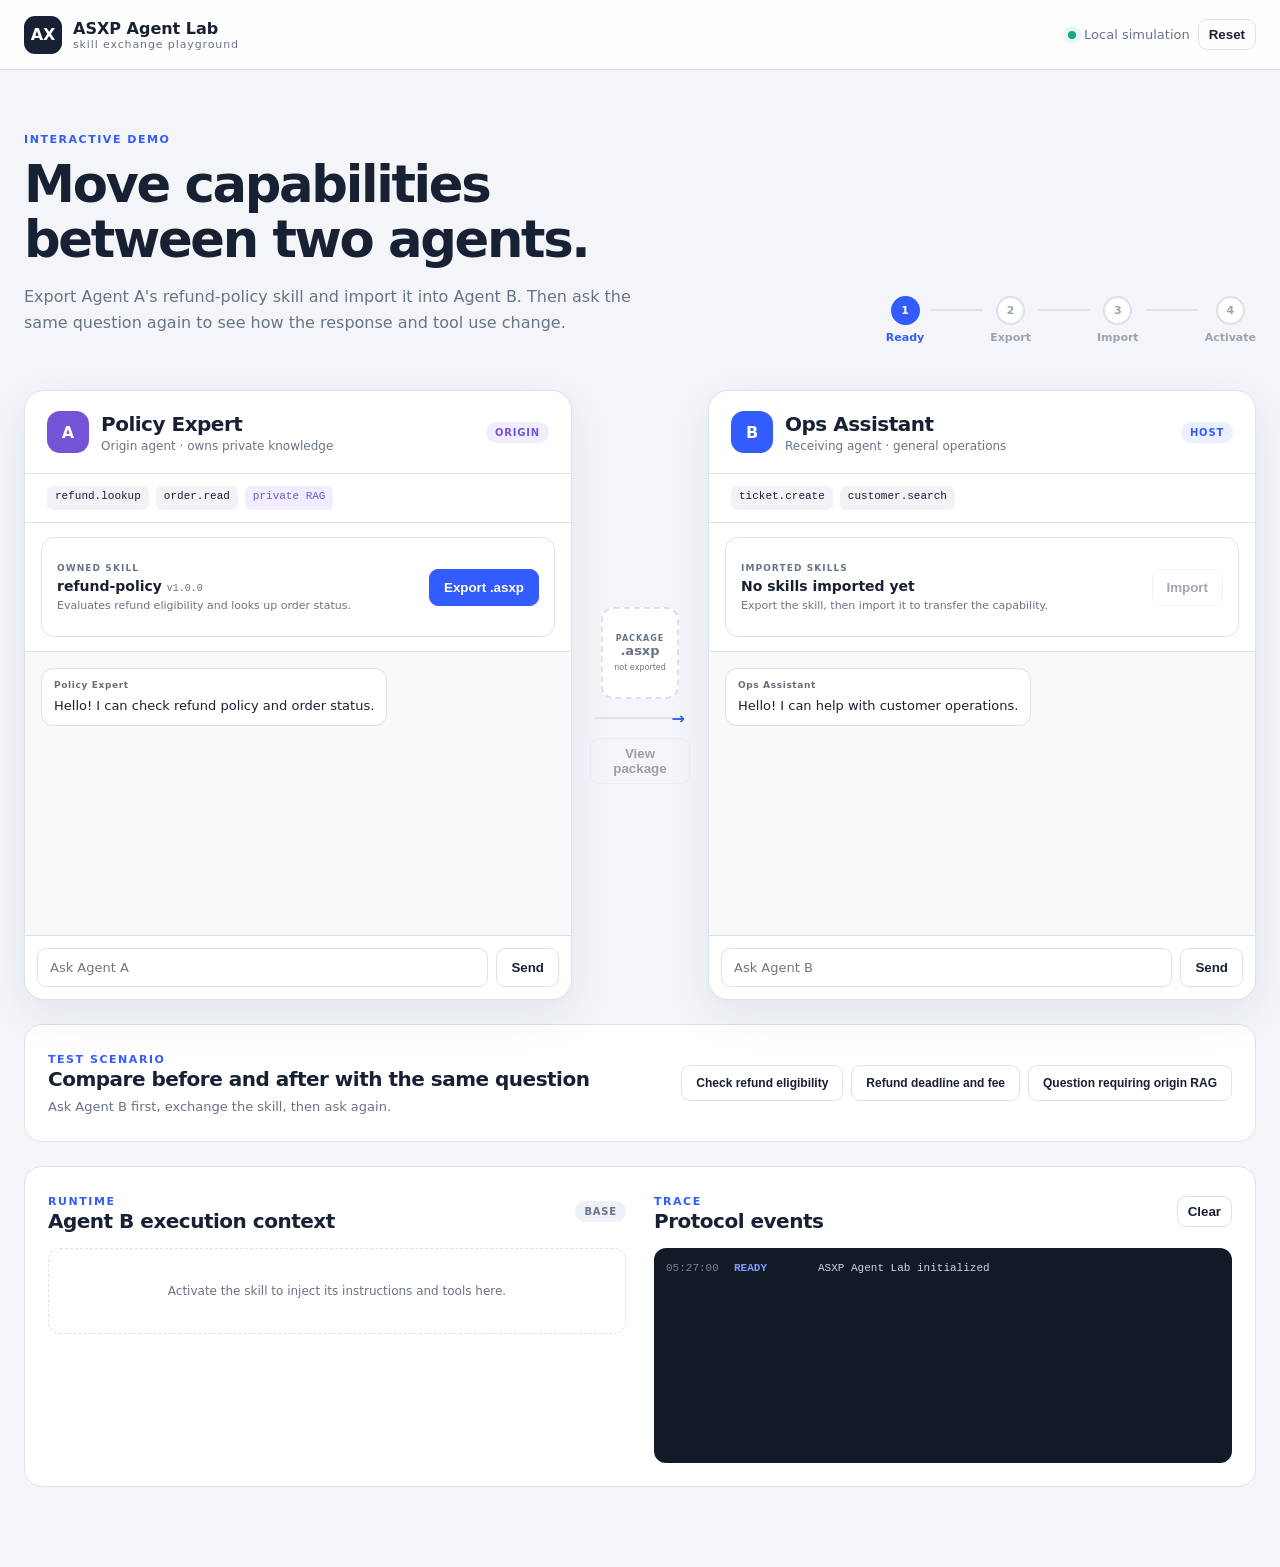
<file: demo/index.html>
<!doctype html>
<html lang="en">
<head>
  <meta charset="utf-8"><meta name="viewport" content="width=device-width,initial-scale=1">
  <title>ASXP Agent Lab</title><link rel="stylesheet" href="styles.css">
</head>
<body>
  <header class="topbar">
    <div class="brand"><span class="logo">AX</span><div><strong>ASXP Agent Lab</strong><small>skill exchange playground</small></div></div>
    <div class="status"><span class="dot"></span> Local simulation <button id="resetBtn" class="ghost">Reset</button></div>
  </header>
  <main>
    <section class="intro">
      <div><span class="eyebrow">INTERACTIVE DEMO</span><h1>Move capabilities<br>between two agents.</h1><p>Export Agent A's refund-policy skill and import it into Agent B. Then ask the same question again to see how the response and tool use change.</p></div>
      <div class="progress" aria-label="ASXP exchange stages">
        <div class="stage active" data-stage="0"><b>1</b><span>Ready</span></div><i></i><div class="stage" data-stage="1"><b>2</b><span>Export</span></div><i></i><div class="stage" data-stage="2"><b>3</b><span>Import</span></div><i></i><div class="stage" data-stage="3"><b>4</b><span>Activate</span></div>
      </div>
    </section>

    <section class="workspace">
      <article class="agent" id="agentA">
        <header><div class="avatar a">A</div><div><h2>Policy Expert</h2><p>Origin agent · owns private knowledge</p></div><span class="badge owner">ORIGIN</span></header>
        <div class="capabilities"><span>refund.lookup</span><span>order.read</span><span class="private">private RAG</span></div>
        <div class="skill-card"><div><small>OWNED SKILL</small><strong>refund-policy <em>v1.0.0</em></strong><p>Evaluates refund eligibility and looks up order status.</p></div><button id="exportBtn" class="primary">Export .asxp</button></div>
        <div class="chat" id="chatA"><div class="message agent-msg"><span>Policy Expert</span>Hello! I can check refund policy and order status.</div></div>
        <form class="composer" data-agent="A"><input aria-label="Message Agent A" placeholder="Ask Agent A"><button>Send</button></form>
      </article>

      <div class="exchange">
        <div class="packet" id="packet"><span>PACKAGE</span><b>.asxp</b><small id="packetState">not exported</small></div>
        <div class="exchange-line"><i></i><b>→</b></div>
        <button id="inspectBtn" class="ghost" disabled>View package</button>
      </div>

      <article class="agent" id="agentB">
        <header><div class="avatar b">B</div><div><h2>Ops Assistant</h2><p>Receiving agent · general operations</p></div><span class="badge receiver">HOST</span></header>
        <div class="capabilities" id="capsB"><span>ticket.create</span><span>customer.search</span></div>
        <div class="dropzone" id="dropzone"><div><small>IMPORTED SKILLS</small><strong id="skillStatus">No skills imported yet</strong><p id="skillDetail">Export the skill, then import it to transfer the capability.</p></div><button id="importBtn" disabled>Import</button><button id="activateBtn" class="primary hidden">Activate</button><button id="syncBtn" class="hidden">Re-sync</button></div>
        <div class="chat" id="chatB"><div class="message agent-msg"><span>Ops Assistant</span>Hello! I can help with customer operations.</div></div>
        <form class="composer" data-agent="B"><input aria-label="Message Agent B" placeholder="Ask Agent B"><button>Send</button></form>
      </article>
    </section>

    <section class="testbench">
      <div><span class="eyebrow">TEST SCENARIO</span><h2>Compare before and after with the same question</h2><p>Ask Agent B first, exchange the skill, then ask again.</p></div>
      <div class="prompts"><button data-prompt="I received order ORD-2048 yesterday and opened the package. Can I get a refund?">Check refund eligibility</button><button data-prompt="What are the refund deadline and fee for ORD-2048?">Refund deadline and fee</button><button data-prompt="Check the exceptions in Section 12 of the original policy">Question requiring origin RAG</button></div>
    </section>

    <section class="observability">
      <div class="panel"><header><div><span class="eyebrow">RUNTIME</span><h2>Agent B execution context</h2></div><span id="runtimeBadge" class="badge">BASE</span></header><div id="runtime"><div class="empty">Activate the skill to inject its instructions and tools here.</div></div></div>
      <div class="panel"><header><div><span class="eyebrow">TRACE</span><h2>Protocol events</h2></div><button id="clearLog" class="ghost">Clear</button></header><div class="logs" id="logs"></div></div>
    </section>
  </main>

  <dialog id="skillDialog"><header><div><span class="eyebrow">PORTABLE PACKAGE</span><h2>SKILL.md + asxp.json</h2></div><button id="closeDialog" class="icon">×</button></header><pre id="skillText"></pre><footer><button id="copyBtn">Copy contents</button><button id="downloadBtn" class="primary">Download preview</button></footer></dialog>
  <div id="toast" role="status"></div>
  <script src="app.js"></script>
</body>
</html>
</file>
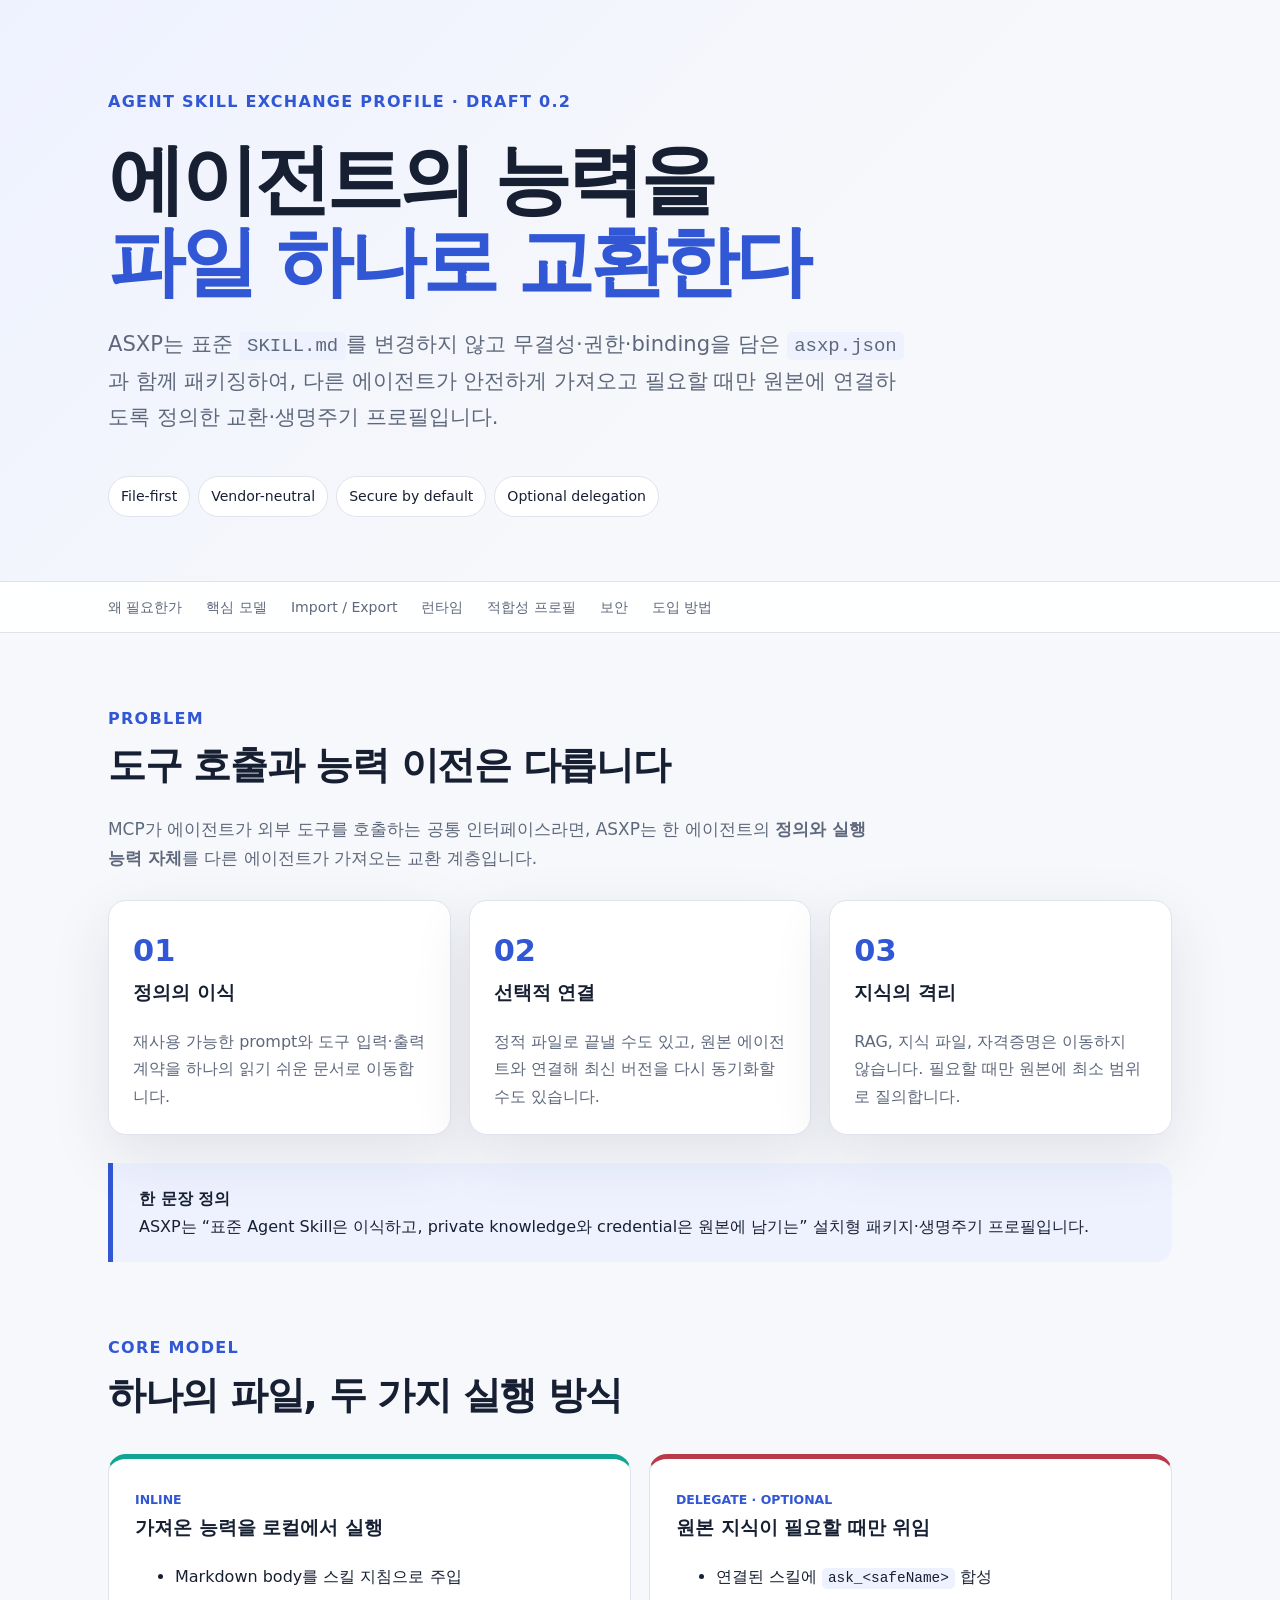
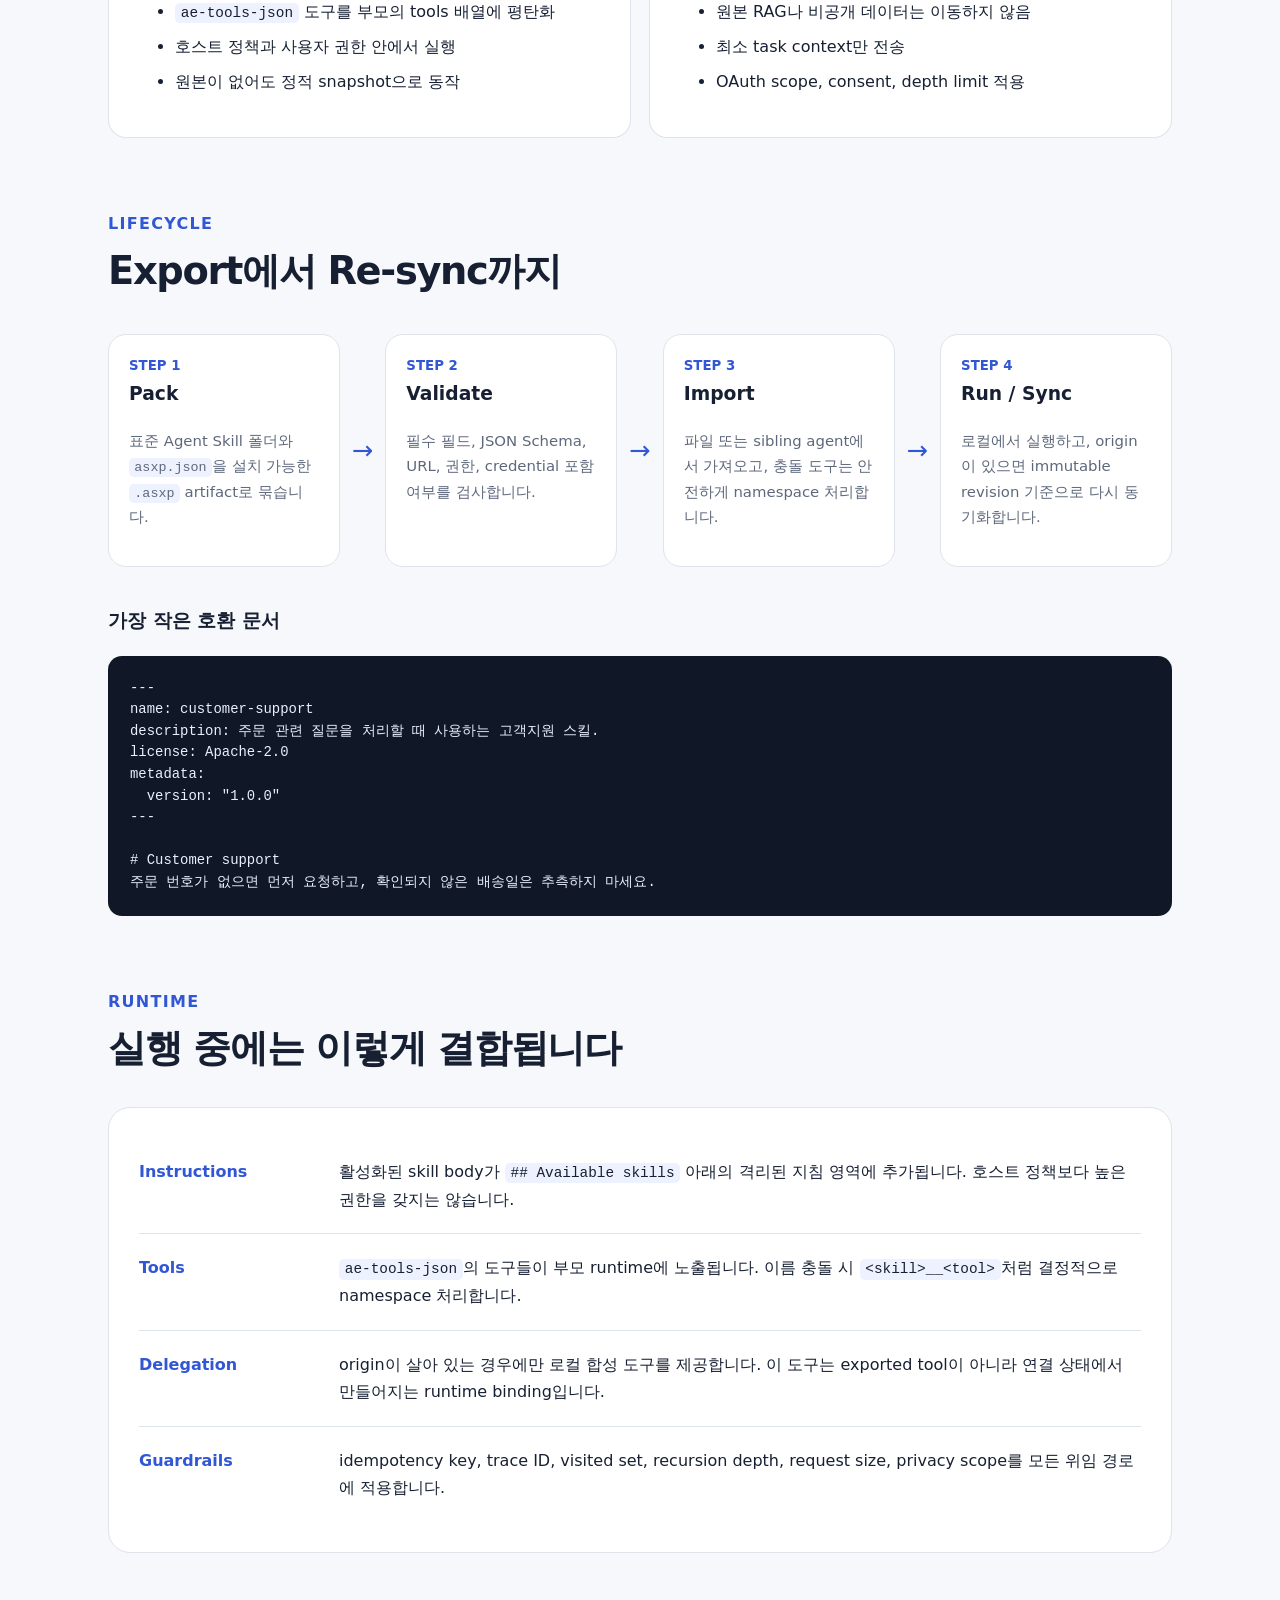
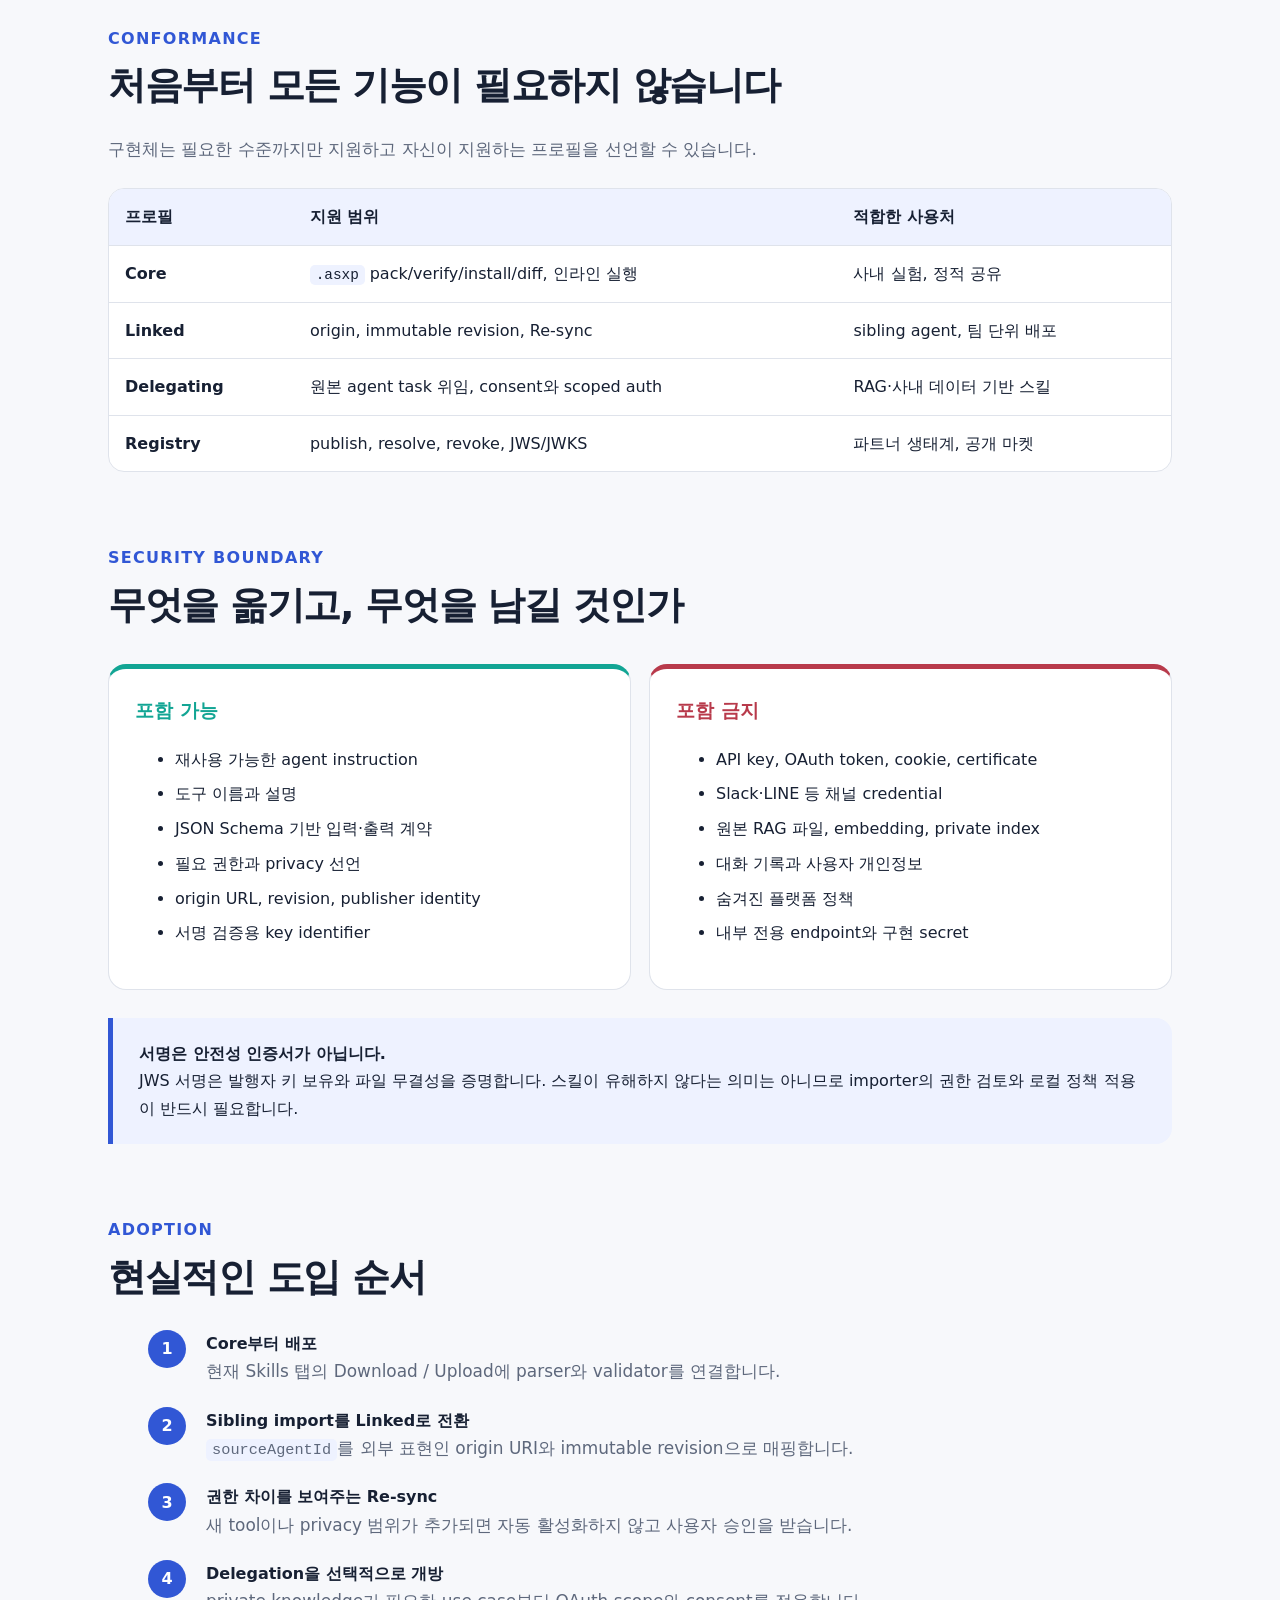
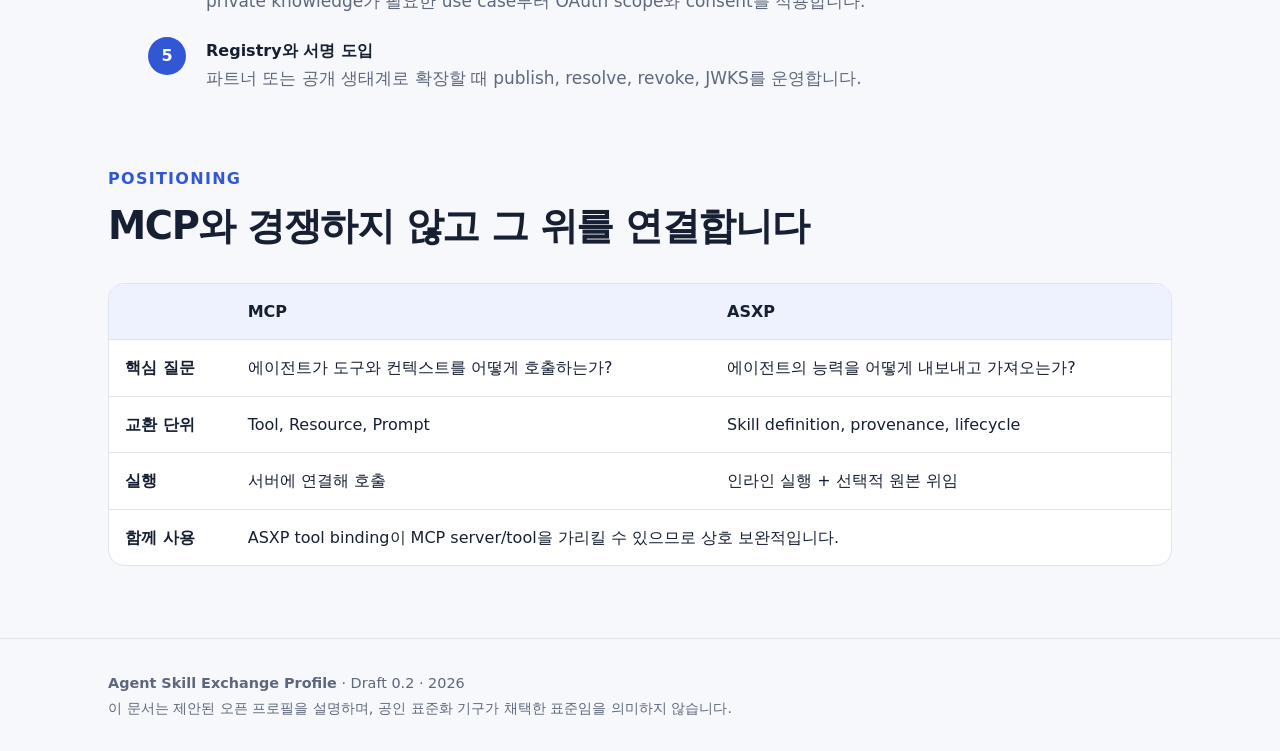
<file: docs/index.html>
<!doctype html>
<html lang="ko">
<head>
  <meta charset="utf-8">
  <meta name="viewport" content="width=device-width,initial-scale=1">
  <meta name="description" content="Agent Skill Exchange Protocol(ASXP) 개념과 동작 방식 설명">
  <title>ASXP — 에이전트 스킬을 안전하게 교환하는 방법</title>
  <style>
    :root{color-scheme:light dark;--bg:#f7f8fb;--paper:#fff;--ink:#172033;--muted:#5e687c;--line:#dfe3eb;--accent:#3157d5;--accent2:#12a594;--soft:#eef2ff;--warn:#fff4d6;--danger:#b83a4b;--shadow:0 20px 60px rgba(28,39,75,.10)}
    @media(prefers-color-scheme:dark){:root{--bg:#0f1420;--paper:#171e2c;--ink:#edf1fa;--muted:#aeb8cc;--line:#30394b;--accent:#86a1ff;--accent2:#51d1bd;--soft:#202b4b;--warn:#3b321c;--danger:#ff91a0;--shadow:none}}
    *{box-sizing:border-box}html{scroll-behavior:smooth}body{margin:0;background:var(--bg);color:var(--ink);font-family:Inter,Pretendard,"Noto Sans KR",system-ui,sans-serif;line-height:1.72}a{color:inherit}.wrap{max-width:1120px;margin:auto;padding:0 28px}.hero{padding:88px 0 64px;background:linear-gradient(135deg,var(--soft),transparent 60%)}.eyebrow{color:var(--accent);font-weight:800;letter-spacing:.08em;text-transform:uppercase}.hero h1{font-size:clamp(2.35rem,6vw,5rem);line-height:1.08;letter-spacing:-.055em;margin:.3em 0 .28em;max-width:950px}.lead{font-size:clamp(1.05rem,2vw,1.32rem);color:var(--muted);max-width:800px}.pill{display:inline-block;padding:7px 12px;border:1px solid var(--line);border-radius:999px;margin:20px 8px 0 0;background:var(--paper);font-size:.88rem}.toc{position:sticky;top:0;z-index:3;background:color-mix(in srgb,var(--paper) 88%,transparent);backdrop-filter:blur(14px);border-block:1px solid var(--line)}.toc .wrap{display:flex;gap:24px;overflow:auto;white-space:nowrap;padding-block:13px}.toc a{text-decoration:none;font-size:.88rem;color:var(--muted)}main{padding:40px 0 100px}section{margin:72px 0}h2{font-size:clamp(1.7rem,3vw,2.5rem);letter-spacing:-.035em;margin:0 0 16px}h3{margin-top:0}.section-lead{max-width:780px;color:var(--muted);font-size:1.06rem}.grid{display:grid;grid-template-columns:repeat(12,1fr);gap:18px;margin-top:26px}.card{grid-column:span 4;background:var(--paper);border:1px solid var(--line);border-radius:18px;padding:24px;box-shadow:var(--shadow)}.card p{color:var(--muted);margin-bottom:0}.num{font-weight:900;color:var(--accent);font-size:1.9rem}.callout{border-left:5px solid var(--accent);background:var(--soft);padding:22px 26px;border-radius:0 16px 16px 0;margin:28px 0}.flow{display:flex;align-items:stretch;gap:12px;margin-top:30px}.step{flex:1;background:var(--paper);border:1px solid var(--line);border-radius:18px;padding:20px;min-width:0}.arrow{align-self:center;color:var(--accent);font-size:1.6rem}.step small{display:block;color:var(--accent);font-weight:800}.step p{color:var(--muted);font-size:.93rem}.runtime{background:var(--paper);border:1px solid var(--line);border-radius:22px;padding:30px;margin-top:26px}.lane{display:grid;grid-template-columns:180px 1fr;gap:20px;padding:20px 0;border-bottom:1px solid var(--line)}.lane:last-child{border:0}.lane strong{color:var(--accent)}code{font-family:"SFMono-Regular",Consolas,monospace;background:var(--soft);padding:.15em .4em;border-radius:5px;font-size:.9em}pre{overflow:auto;background:#101827;color:#e9efff;padding:22px;border-radius:14px;font-size:.87rem;line-height:1.55}table{width:100%;border-collapse:separate;border-spacing:0;margin-top:24px;background:var(--paper);border:1px solid var(--line);border-radius:16px;overflow:hidden}th,td{text-align:left;padding:14px 16px;border-bottom:1px solid var(--line);vertical-align:top}th{background:var(--soft)}tr:last-child td{border-bottom:0}.yes{color:var(--accent2);font-weight:800}.no{color:var(--danger);font-weight:800}.boundary{display:grid;grid-template-columns:1fr 1fr;gap:18px;margin-top:26px}.safe,.unsafe{border-radius:18px;padding:26px;border:1px solid var(--line);background:var(--paper)}.safe{border-top:5px solid var(--accent2)}.unsafe{border-top:5px solid var(--danger)}li{margin:.45em 0}.roadmap{counter-reset:road}.roadmap li{list-style:none;counter-increment:road;display:grid;grid-template-columns:44px 1fr;gap:14px;margin:20px 0}.roadmap li:before{content:counter(road);display:grid;place-items:center;width:38px;height:38px;border-radius:50%;background:var(--accent);color:var(--paper);font-weight:900}.footer{border-top:1px solid var(--line);padding:32px 0;color:var(--muted);font-size:.9rem}.tag{font-size:.78rem;color:var(--accent);font-weight:800}.mono{font-family:monospace}.accent{color:var(--accent)}
    @media(max-width:760px){.hero{padding-top:58px}.card{grid-column:span 12}.flow{flex-direction:column}.arrow{transform:rotate(90deg)}.lane{grid-template-columns:1fr;gap:4px}.boundary{grid-template-columns:1fr}.wrap{padding-inline:20px}table{font-size:.86rem;display:block;overflow:auto}}
    @media print{.toc{display:none}:root{--bg:#fff;--paper:#fff;--ink:#111;--muted:#444;--line:#ccc;--soft:#f4f5f8}.hero{padding:30px 0}main{padding-bottom:0}section{break-inside:avoid;margin:38px 0}.card{box-shadow:none}}
  </style>
</head>
<body>
  <header class="hero">
    <div class="wrap">
      <div class="eyebrow">Agent Skill Exchange Profile · Draft 0.2</div>
      <h1>에이전트의 능력을<br><span class="accent">파일 하나로 교환한다</span></h1>
      <p class="lead">ASXP는 표준 <code>SKILL.md</code>를 변경하지 않고 무결성·권한·binding을 담은 <code>asxp.json</code>과 함께 패키징하여, 다른 에이전트가 안전하게 가져오고 필요할 때만 원본에 연결하도록 정의한 교환·생명주기 프로필입니다.</p>
      <span class="pill">File-first</span><span class="pill">Vendor-neutral</span><span class="pill">Secure by default</span><span class="pill">Optional delegation</span>
    </div>
  </header>
  <nav class="toc"><div class="wrap"><a href="#why">왜 필요한가</a><a href="#model">핵심 모델</a><a href="#flow">Import / Export</a><a href="#runtime">런타임</a><a href="#profiles">적합성 프로필</a><a href="#security">보안</a><a href="#adopt">도입 방법</a></div></nav>
  <main class="wrap">
    <section id="why">
      <div class="eyebrow">Problem</div><h2>도구 호출과 능력 이전은 다릅니다</h2>
      <p class="section-lead">MCP가 에이전트가 외부 도구를 호출하는 공통 인터페이스라면, ASXP는 한 에이전트의 <strong>정의와 실행 능력 자체</strong>를 다른 에이전트가 가져오는 교환 계층입니다.</p>
      <div class="grid">
        <article class="card"><div class="num">01</div><h3>정의의 이식</h3><p>재사용 가능한 prompt와 도구 입력·출력 계약을 하나의 읽기 쉬운 문서로 이동합니다.</p></article>
        <article class="card"><div class="num">02</div><h3>선택적 연결</h3><p>정적 파일로 끝낼 수도 있고, 원본 에이전트와 연결해 최신 버전을 다시 동기화할 수도 있습니다.</p></article>
        <article class="card"><div class="num">03</div><h3>지식의 격리</h3><p>RAG, 지식 파일, 자격증명은 이동하지 않습니다. 필요할 때만 원본에 최소 범위로 질의합니다.</p></article>
      </div>
      <div class="callout"><strong>한 문장 정의</strong><br>ASXP는 “표준 Agent Skill은 이식하고, private knowledge와 credential은 원본에 남기는” 설치형 패키지·생명주기 프로필입니다.</div>
    </section>

    <section id="model">
      <div class="eyebrow">Core model</div><h2>하나의 파일, 두 가지 실행 방식</h2>
      <div class="boundary">
        <article class="safe"><span class="tag">INLINE</span><h3>가져온 능력을 로컬에서 실행</h3><ul><li>Markdown body를 스킬 지침으로 주입</li><li><code>ae-tools-json</code> 도구를 부모의 tools 배열에 평탄화</li><li>호스트 정책과 사용자 권한 안에서 실행</li><li>원본이 없어도 정적 snapshot으로 동작</li></ul></article>
        <article class="unsafe"><span class="tag">DELEGATE · OPTIONAL</span><h3>원본 지식이 필요할 때만 위임</h3><ul><li>연결된 스킬에 <code>ask_&lt;safeName&gt;</code> 합성</li><li>원본 RAG나 비공개 데이터는 이동하지 않음</li><li>최소 task context만 전송</li><li>OAuth scope, consent, depth limit 적용</li></ul></article>
      </div>
    </section>

    <section id="flow">
      <div class="eyebrow">Lifecycle</div><h2>Export에서 Re-sync까지</h2>
      <div class="flow">
        <div class="step"><small>STEP 1</small><h3>Pack</h3><p>표준 Agent Skill 폴더와 <code>asxp.json</code>을 설치 가능한 <code>.asxp</code> artifact로 묶습니다.</p></div><div class="arrow">→</div>
        <div class="step"><small>STEP 2</small><h3>Validate</h3><p>필수 필드, JSON Schema, URL, 권한, credential 포함 여부를 검사합니다.</p></div><div class="arrow">→</div>
        <div class="step"><small>STEP 3</small><h3>Import</h3><p>파일 또는 sibling agent에서 가져오고, 충돌 도구는 안전하게 namespace 처리합니다.</p></div><div class="arrow">→</div>
        <div class="step"><small>STEP 4</small><h3>Run / Sync</h3><p>로컬에서 실행하고, origin이 있으면 immutable revision 기준으로 다시 동기화합니다.</p></div>
      </div>
      <h3 style="margin-top:38px">가장 작은 호환 문서</h3>
      <pre>---
name: customer-support
description: 주문 관련 질문을 처리할 때 사용하는 고객지원 스킬.
license: Apache-2.0
metadata:
  version: "1.0.0"
---

# Customer support
주문 번호가 없으면 먼저 요청하고, 확인되지 않은 배송일은 추측하지 마세요.</pre>
    </section>

    <section id="runtime">
      <div class="eyebrow">Runtime</div><h2>실행 중에는 이렇게 결합됩니다</h2>
      <div class="runtime">
        <div class="lane"><strong>Instructions</strong><div>활성화된 skill body가 <code>## Available skills</code> 아래의 격리된 지침 영역에 추가됩니다. 호스트 정책보다 높은 권한을 갖지는 않습니다.</div></div>
        <div class="lane"><strong>Tools</strong><div><code>ae-tools-json</code>의 도구들이 부모 runtime에 노출됩니다. 이름 충돌 시 <code>&lt;skill&gt;__&lt;tool&gt;</code>처럼 결정적으로 namespace 처리합니다.</div></div>
        <div class="lane"><strong>Delegation</strong><div>origin이 살아 있는 경우에만 로컬 합성 도구를 제공합니다. 이 도구는 exported tool이 아니라 연결 상태에서 만들어지는 runtime binding입니다.</div></div>
        <div class="lane"><strong>Guardrails</strong><div>idempotency key, trace ID, visited set, recursion depth, request size, privacy scope를 모든 위임 경로에 적용합니다.</div></div>
      </div>
    </section>

    <section id="profiles">
      <div class="eyebrow">Conformance</div><h2>처음부터 모든 기능이 필요하지 않습니다</h2>
      <p class="section-lead">구현체는 필요한 수준까지만 지원하고 자신이 지원하는 프로필을 선언할 수 있습니다.</p>
      <table><thead><tr><th>프로필</th><th>지원 범위</th><th>적합한 사용처</th></tr></thead><tbody>
        <tr><td><strong>Core</strong></td><td><code>.asxp</code> pack/verify/install/diff, 인라인 실행</td><td>사내 실험, 정적 공유</td></tr>
        <tr><td><strong>Linked</strong></td><td>origin, immutable revision, Re-sync</td><td>sibling agent, 팀 단위 배포</td></tr>
        <tr><td><strong>Delegating</strong></td><td>원본 agent task 위임, consent와 scoped auth</td><td>RAG·사내 데이터 기반 스킬</td></tr>
        <tr><td><strong>Registry</strong></td><td>publish, resolve, revoke, JWS/JWKS</td><td>파트너 생태계, 공개 마켓</td></tr>
      </tbody></table>
    </section>

    <section id="security">
      <div class="eyebrow">Security boundary</div><h2>무엇을 옮기고, 무엇을 남길 것인가</h2>
      <div class="boundary">
        <article class="safe"><h3 class="yes">포함 가능</h3><ul><li>재사용 가능한 agent instruction</li><li>도구 이름과 설명</li><li>JSON Schema 기반 입력·출력 계약</li><li>필요 권한과 privacy 선언</li><li>origin URL, revision, publisher identity</li><li>서명 검증용 key identifier</li></ul></article>
        <article class="unsafe"><h3 class="no">포함 금지</h3><ul><li>API key, OAuth token, cookie, certificate</li><li>Slack·LINE 등 채널 credential</li><li>원본 RAG 파일, embedding, private index</li><li>대화 기록과 사용자 개인정보</li><li>숨겨진 플랫폼 정책</li><li>내부 전용 endpoint와 구현 secret</li></ul></article>
      </div>
      <div class="callout"><strong>서명은 안전성 인증서가 아닙니다.</strong><br>JWS 서명은 발행자 키 보유와 파일 무결성을 증명합니다. 스킬이 유해하지 않다는 의미는 아니므로 importer의 권한 검토와 로컬 정책 적용이 반드시 필요합니다.</div>
    </section>

    <section id="adopt">
      <div class="eyebrow">Adoption</div><h2>현실적인 도입 순서</h2>
      <ol class="roadmap">
        <li><div><strong>Core부터 배포</strong><br><span class="section-lead">현재 Skills 탭의 Download / Upload에 parser와 validator를 연결합니다.</span></div></li>
        <li><div><strong>Sibling import를 Linked로 전환</strong><br><span class="section-lead"><code>sourceAgentId</code>를 외부 표현인 origin URI와 immutable revision으로 매핑합니다.</span></div></li>
        <li><div><strong>권한 차이를 보여주는 Re-sync</strong><br><span class="section-lead">새 tool이나 privacy 범위가 추가되면 자동 활성화하지 않고 사용자 승인을 받습니다.</span></div></li>
        <li><div><strong>Delegation을 선택적으로 개방</strong><br><span class="section-lead">private knowledge가 필요한 use case부터 OAuth scope와 consent를 적용합니다.</span></div></li>
        <li><div><strong>Registry와 서명 도입</strong><br><span class="section-lead">파트너 또는 공개 생태계로 확장할 때 publish, resolve, revoke, JWKS를 운영합니다.</span></div></li>
      </ol>
    </section>

    <section>
      <div class="eyebrow">Positioning</div><h2>MCP와 경쟁하지 않고 그 위를 연결합니다</h2>
      <table><thead><tr><th></th><th>MCP</th><th>ASXP</th></tr></thead><tbody>
        <tr><td><strong>핵심 질문</strong></td><td>에이전트가 도구와 컨텍스트를 어떻게 호출하는가?</td><td>에이전트의 능력을 어떻게 내보내고 가져오는가?</td></tr>
        <tr><td><strong>교환 단위</strong></td><td>Tool, Resource, Prompt</td><td>Skill definition, provenance, lifecycle</td></tr>
        <tr><td><strong>실행</strong></td><td>서버에 연결해 호출</td><td>인라인 실행 + 선택적 원본 위임</td></tr>
        <tr><td><strong>함께 사용</strong></td><td colspan="2">ASXP tool binding이 MCP server/tool을 가리킬 수 있으므로 상호 보완적입니다.</td></tr>
      </tbody></table>
    </section>
  </main>
  <footer class="footer"><div class="wrap"><strong>Agent Skill Exchange Profile</strong> · Draft 0.2 · 2026<br>이 문서는 제안된 오픈 프로필을 설명하며, 공인 표준화 기구가 채택한 표준임을 의미하지 않습니다.</div></footer>
</body>
</html>
</file>
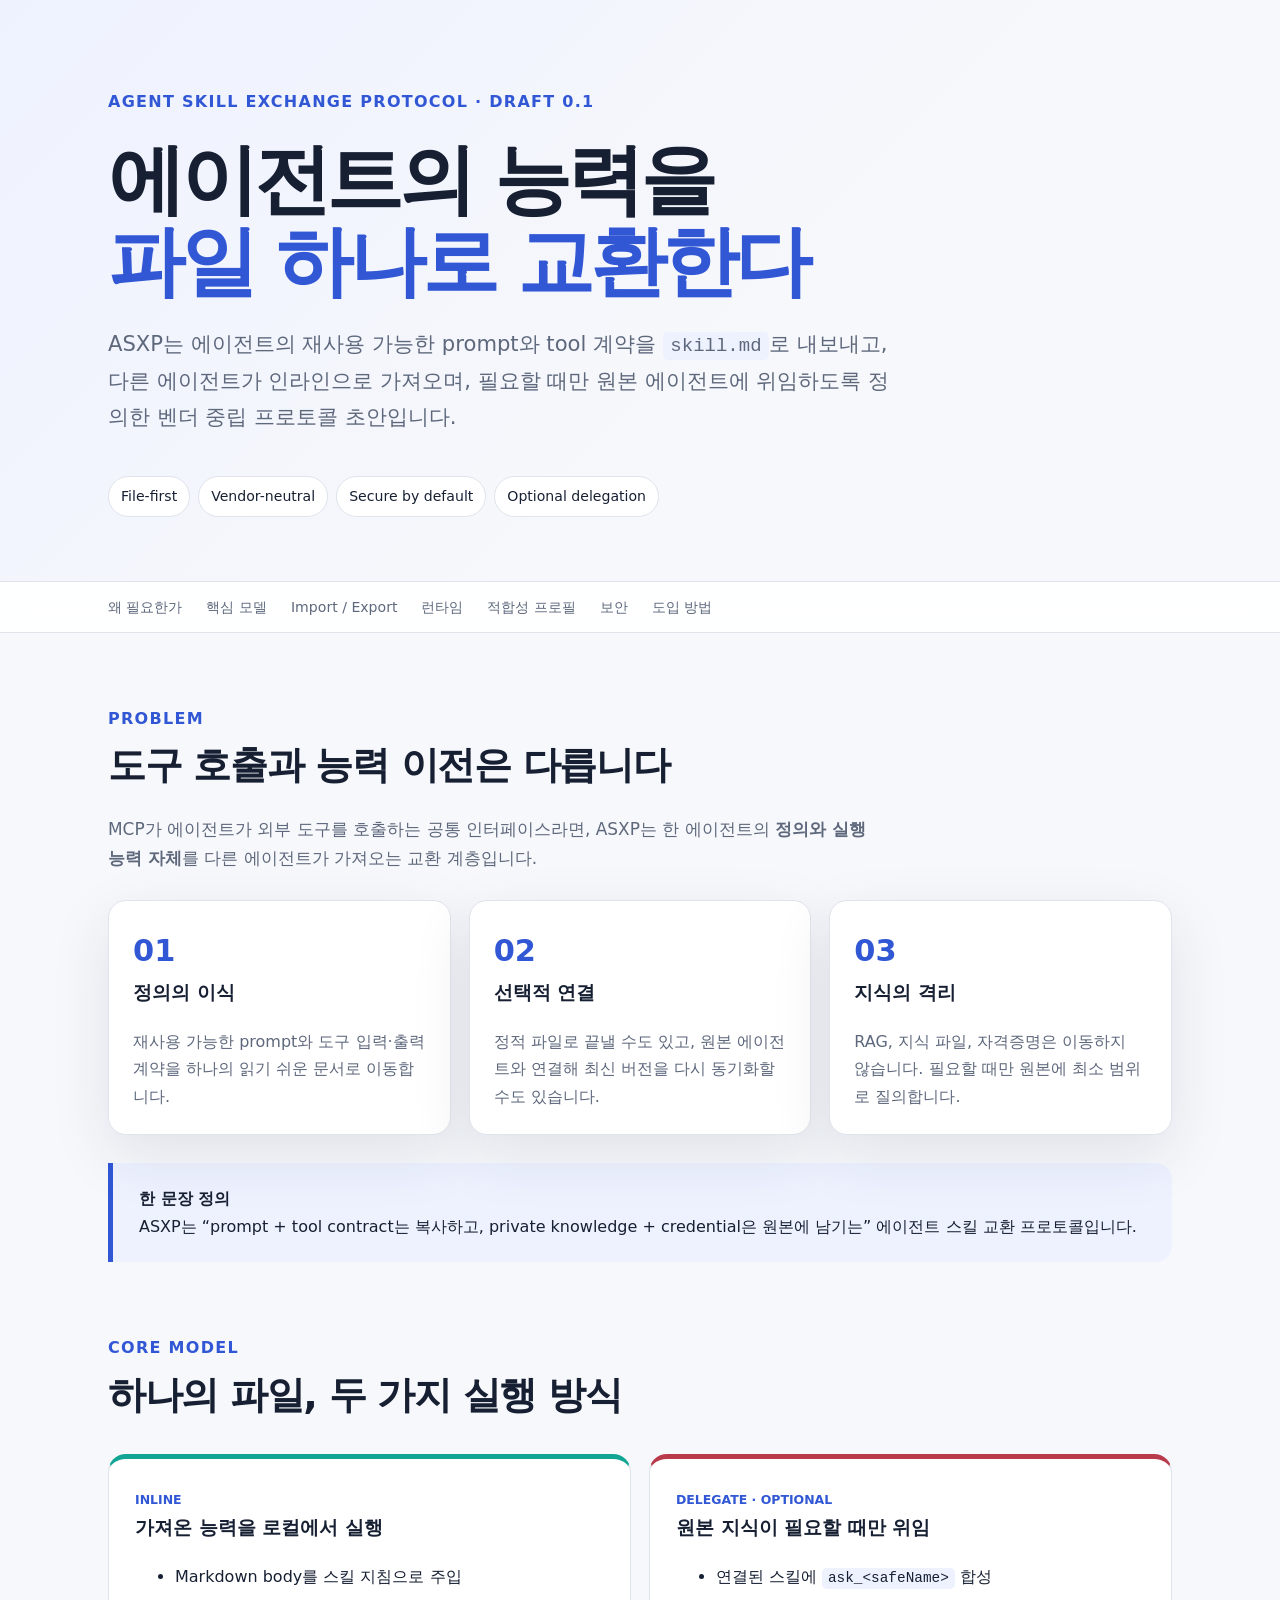
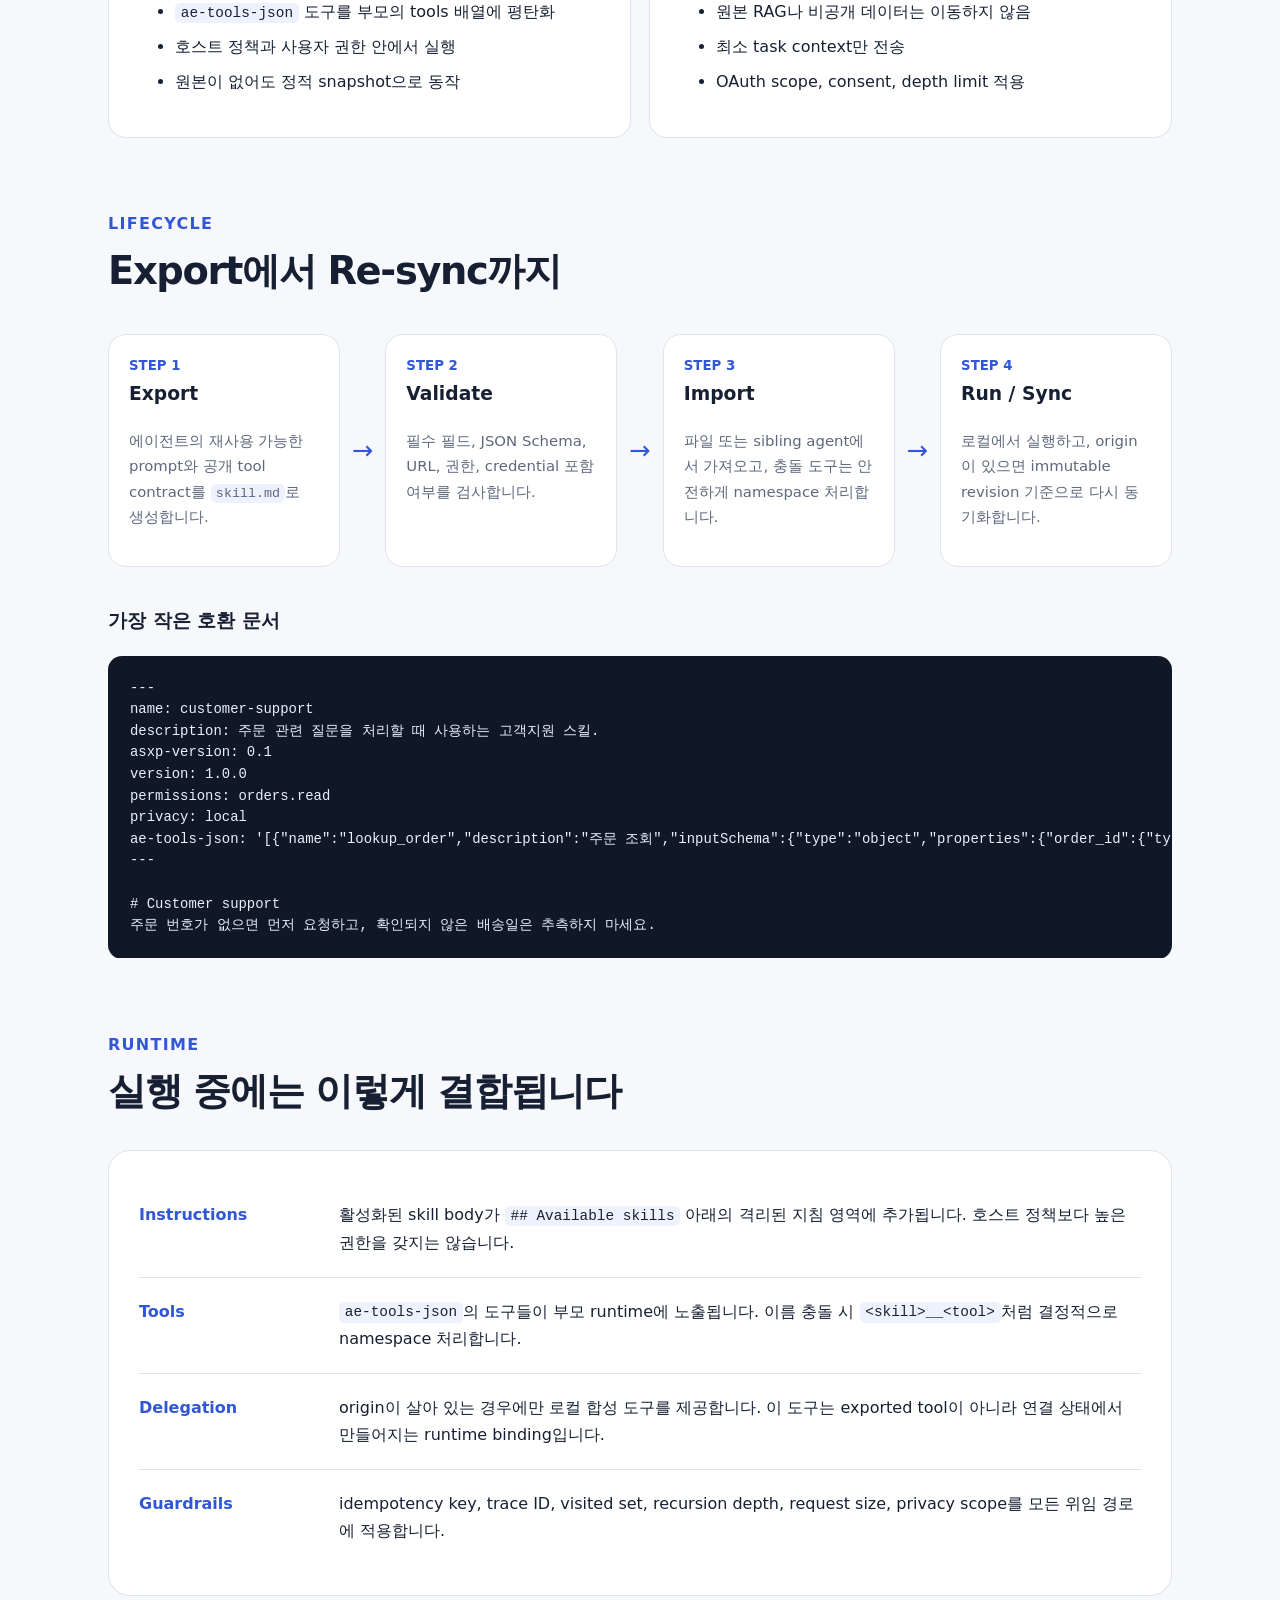
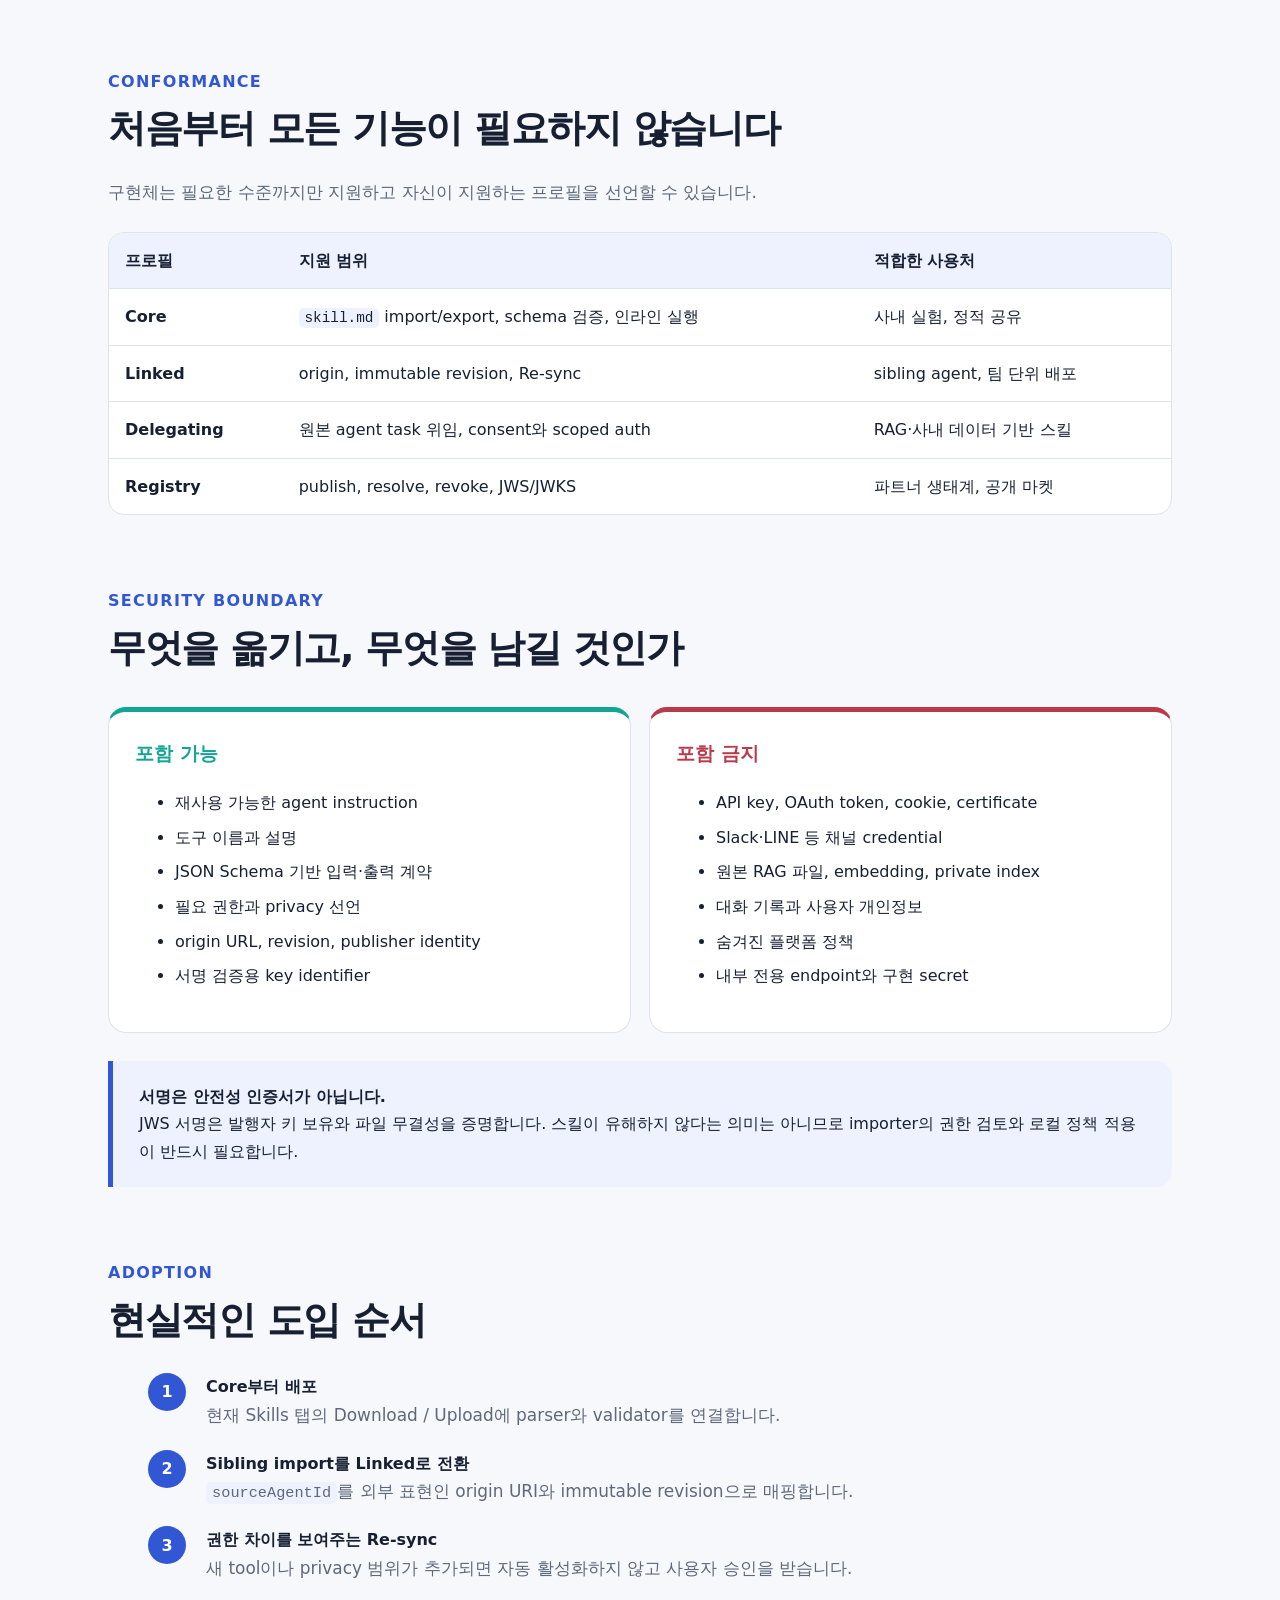
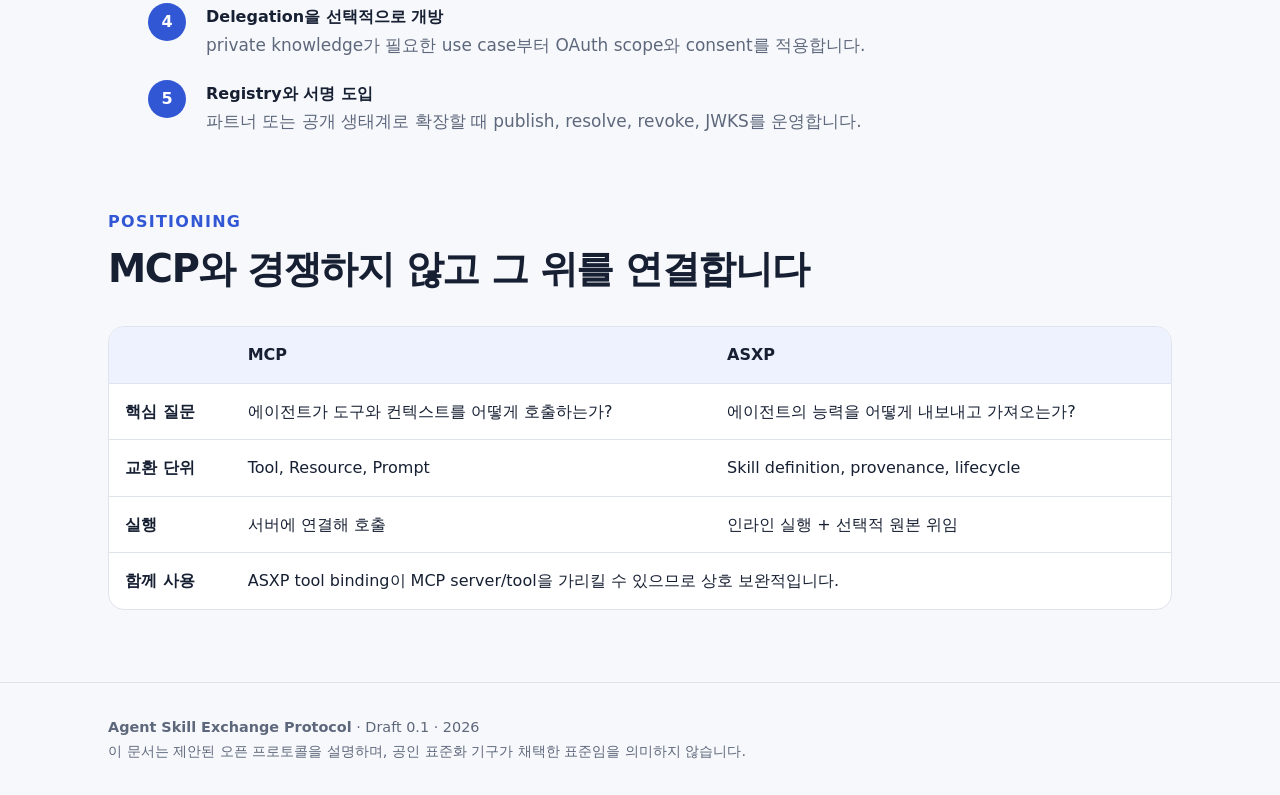
<file: docs/explainer.html>
<!doctype html>
<html lang="ko">
<head>
  <meta charset="utf-8">
  <meta name="viewport" content="width=device-width,initial-scale=1">
  <meta name="description" content="Agent Skill Exchange Protocol(ASXP) 개념과 동작 방식 설명">
  <title>ASXP — 에이전트 스킬을 안전하게 교환하는 방법</title>
  <style>
    :root{color-scheme:light dark;--bg:#f7f8fb;--paper:#fff;--ink:#172033;--muted:#5e687c;--line:#dfe3eb;--accent:#3157d5;--accent2:#12a594;--soft:#eef2ff;--warn:#fff4d6;--danger:#b83a4b;--shadow:0 20px 60px rgba(28,39,75,.10)}
    @media(prefers-color-scheme:dark){:root{--bg:#0f1420;--paper:#171e2c;--ink:#edf1fa;--muted:#aeb8cc;--line:#30394b;--accent:#86a1ff;--accent2:#51d1bd;--soft:#202b4b;--warn:#3b321c;--danger:#ff91a0;--shadow:none}}
    *{box-sizing:border-box}html{scroll-behavior:smooth}body{margin:0;background:var(--bg);color:var(--ink);font-family:Inter,Pretendard,"Noto Sans KR",system-ui,sans-serif;line-height:1.72}a{color:inherit}.wrap{max-width:1120px;margin:auto;padding:0 28px}.hero{padding:88px 0 64px;background:linear-gradient(135deg,var(--soft),transparent 60%)}.eyebrow{color:var(--accent);font-weight:800;letter-spacing:.08em;text-transform:uppercase}.hero h1{font-size:clamp(2.35rem,6vw,5rem);line-height:1.08;letter-spacing:-.055em;margin:.3em 0 .28em;max-width:950px}.lead{font-size:clamp(1.05rem,2vw,1.32rem);color:var(--muted);max-width:800px}.pill{display:inline-block;padding:7px 12px;border:1px solid var(--line);border-radius:999px;margin:20px 8px 0 0;background:var(--paper);font-size:.88rem}.toc{position:sticky;top:0;z-index:3;background:color-mix(in srgb,var(--paper) 88%,transparent);backdrop-filter:blur(14px);border-block:1px solid var(--line)}.toc .wrap{display:flex;gap:24px;overflow:auto;white-space:nowrap;padding-block:13px}.toc a{text-decoration:none;font-size:.88rem;color:var(--muted)}main{padding:40px 0 100px}section{margin:72px 0}h2{font-size:clamp(1.7rem,3vw,2.5rem);letter-spacing:-.035em;margin:0 0 16px}h3{margin-top:0}.section-lead{max-width:780px;color:var(--muted);font-size:1.06rem}.grid{display:grid;grid-template-columns:repeat(12,1fr);gap:18px;margin-top:26px}.card{grid-column:span 4;background:var(--paper);border:1px solid var(--line);border-radius:18px;padding:24px;box-shadow:var(--shadow)}.card p{color:var(--muted);margin-bottom:0}.num{font-weight:900;color:var(--accent);font-size:1.9rem}.callout{border-left:5px solid var(--accent);background:var(--soft);padding:22px 26px;border-radius:0 16px 16px 0;margin:28px 0}.flow{display:flex;align-items:stretch;gap:12px;margin-top:30px}.step{flex:1;background:var(--paper);border:1px solid var(--line);border-radius:18px;padding:20px;min-width:0}.arrow{align-self:center;color:var(--accent);font-size:1.6rem}.step small{display:block;color:var(--accent);font-weight:800}.step p{color:var(--muted);font-size:.93rem}.runtime{background:var(--paper);border:1px solid var(--line);border-radius:22px;padding:30px;margin-top:26px}.lane{display:grid;grid-template-columns:180px 1fr;gap:20px;padding:20px 0;border-bottom:1px solid var(--line)}.lane:last-child{border:0}.lane strong{color:var(--accent)}code{font-family:"SFMono-Regular",Consolas,monospace;background:var(--soft);padding:.15em .4em;border-radius:5px;font-size:.9em}pre{overflow:auto;background:#101827;color:#e9efff;padding:22px;border-radius:14px;font-size:.87rem;line-height:1.55}table{width:100%;border-collapse:separate;border-spacing:0;margin-top:24px;background:var(--paper);border:1px solid var(--line);border-radius:16px;overflow:hidden}th,td{text-align:left;padding:14px 16px;border-bottom:1px solid var(--line);vertical-align:top}th{background:var(--soft)}tr:last-child td{border-bottom:0}.yes{color:var(--accent2);font-weight:800}.no{color:var(--danger);font-weight:800}.boundary{display:grid;grid-template-columns:1fr 1fr;gap:18px;margin-top:26px}.safe,.unsafe{border-radius:18px;padding:26px;border:1px solid var(--line);background:var(--paper)}.safe{border-top:5px solid var(--accent2)}.unsafe{border-top:5px solid var(--danger)}li{margin:.45em 0}.roadmap{counter-reset:road}.roadmap li{list-style:none;counter-increment:road;display:grid;grid-template-columns:44px 1fr;gap:14px;margin:20px 0}.roadmap li:before{content:counter(road);display:grid;place-items:center;width:38px;height:38px;border-radius:50%;background:var(--accent);color:var(--paper);font-weight:900}.footer{border-top:1px solid var(--line);padding:32px 0;color:var(--muted);font-size:.9rem}.tag{font-size:.78rem;color:var(--accent);font-weight:800}.mono{font-family:monospace}.accent{color:var(--accent)}
    @media(max-width:760px){.hero{padding-top:58px}.card{grid-column:span 12}.flow{flex-direction:column}.arrow{transform:rotate(90deg)}.lane{grid-template-columns:1fr;gap:4px}.boundary{grid-template-columns:1fr}.wrap{padding-inline:20px}table{font-size:.86rem;display:block;overflow:auto}}
    @media print{.toc{display:none}:root{--bg:#fff;--paper:#fff;--ink:#111;--muted:#444;--line:#ccc;--soft:#f4f5f8}.hero{padding:30px 0}main{padding-bottom:0}section{break-inside:avoid;margin:38px 0}.card{box-shadow:none}}
  </style>
</head>
<body>
  <header class="hero">
    <div class="wrap">
      <div class="eyebrow">Agent Skill Exchange Protocol · Draft 0.1</div>
      <h1>에이전트의 능력을<br><span class="accent">파일 하나로 교환한다</span></h1>
      <p class="lead">ASXP는 에이전트의 재사용 가능한 prompt와 tool 계약을 <code>skill.md</code>로 내보내고, 다른 에이전트가 인라인으로 가져오며, 필요할 때만 원본 에이전트에 위임하도록 정의한 벤더 중립 프로토콜 초안입니다.</p>
      <span class="pill">File-first</span><span class="pill">Vendor-neutral</span><span class="pill">Secure by default</span><span class="pill">Optional delegation</span>
    </div>
  </header>
  <nav class="toc"><div class="wrap"><a href="#why">왜 필요한가</a><a href="#model">핵심 모델</a><a href="#flow">Import / Export</a><a href="#runtime">런타임</a><a href="#profiles">적합성 프로필</a><a href="#security">보안</a><a href="#adopt">도입 방법</a></div></nav>
  <main class="wrap">
    <section id="why">
      <div class="eyebrow">Problem</div><h2>도구 호출과 능력 이전은 다릅니다</h2>
      <p class="section-lead">MCP가 에이전트가 외부 도구를 호출하는 공통 인터페이스라면, ASXP는 한 에이전트의 <strong>정의와 실행 능력 자체</strong>를 다른 에이전트가 가져오는 교환 계층입니다.</p>
      <div class="grid">
        <article class="card"><div class="num">01</div><h3>정의의 이식</h3><p>재사용 가능한 prompt와 도구 입력·출력 계약을 하나의 읽기 쉬운 문서로 이동합니다.</p></article>
        <article class="card"><div class="num">02</div><h3>선택적 연결</h3><p>정적 파일로 끝낼 수도 있고, 원본 에이전트와 연결해 최신 버전을 다시 동기화할 수도 있습니다.</p></article>
        <article class="card"><div class="num">03</div><h3>지식의 격리</h3><p>RAG, 지식 파일, 자격증명은 이동하지 않습니다. 필요할 때만 원본에 최소 범위로 질의합니다.</p></article>
      </div>
      <div class="callout"><strong>한 문장 정의</strong><br>ASXP는 “prompt + tool contract는 복사하고, private knowledge + credential은 원본에 남기는” 에이전트 스킬 교환 프로토콜입니다.</div>
    </section>

    <section id="model">
      <div class="eyebrow">Core model</div><h2>하나의 파일, 두 가지 실행 방식</h2>
      <div class="boundary">
        <article class="safe"><span class="tag">INLINE</span><h3>가져온 능력을 로컬에서 실행</h3><ul><li>Markdown body를 스킬 지침으로 주입</li><li><code>ae-tools-json</code> 도구를 부모의 tools 배열에 평탄화</li><li>호스트 정책과 사용자 권한 안에서 실행</li><li>원본이 없어도 정적 snapshot으로 동작</li></ul></article>
        <article class="unsafe"><span class="tag">DELEGATE · OPTIONAL</span><h3>원본 지식이 필요할 때만 위임</h3><ul><li>연결된 스킬에 <code>ask_&lt;safeName&gt;</code> 합성</li><li>원본 RAG나 비공개 데이터는 이동하지 않음</li><li>최소 task context만 전송</li><li>OAuth scope, consent, depth limit 적용</li></ul></article>
      </div>
    </section>

    <section id="flow">
      <div class="eyebrow">Lifecycle</div><h2>Export에서 Re-sync까지</h2>
      <div class="flow">
        <div class="step"><small>STEP 1</small><h3>Export</h3><p>에이전트의 재사용 가능한 prompt와 공개 tool contract를 <code>skill.md</code>로 생성합니다.</p></div><div class="arrow">→</div>
        <div class="step"><small>STEP 2</small><h3>Validate</h3><p>필수 필드, JSON Schema, URL, 권한, credential 포함 여부를 검사합니다.</p></div><div class="arrow">→</div>
        <div class="step"><small>STEP 3</small><h3>Import</h3><p>파일 또는 sibling agent에서 가져오고, 충돌 도구는 안전하게 namespace 처리합니다.</p></div><div class="arrow">→</div>
        <div class="step"><small>STEP 4</small><h3>Run / Sync</h3><p>로컬에서 실행하고, origin이 있으면 immutable revision 기준으로 다시 동기화합니다.</p></div>
      </div>
      <h3 style="margin-top:38px">가장 작은 호환 문서</h3>
      <pre>---
name: customer-support
description: 주문 관련 질문을 처리할 때 사용하는 고객지원 스킬.
asxp-version: 0.1
version: 1.0.0
permissions: orders.read
privacy: local
ae-tools-json: '[{"name":"lookup_order","description":"주문 조회","inputSchema":{"type":"object","properties":{"order_id":{"type":"string"}},"required":["order_id"]}}]'
---

# Customer support
주문 번호가 없으면 먼저 요청하고, 확인되지 않은 배송일은 추측하지 마세요.</pre>
    </section>

    <section id="runtime">
      <div class="eyebrow">Runtime</div><h2>실행 중에는 이렇게 결합됩니다</h2>
      <div class="runtime">
        <div class="lane"><strong>Instructions</strong><div>활성화된 skill body가 <code>## Available skills</code> 아래의 격리된 지침 영역에 추가됩니다. 호스트 정책보다 높은 권한을 갖지는 않습니다.</div></div>
        <div class="lane"><strong>Tools</strong><div><code>ae-tools-json</code>의 도구들이 부모 runtime에 노출됩니다. 이름 충돌 시 <code>&lt;skill&gt;__&lt;tool&gt;</code>처럼 결정적으로 namespace 처리합니다.</div></div>
        <div class="lane"><strong>Delegation</strong><div>origin이 살아 있는 경우에만 로컬 합성 도구를 제공합니다. 이 도구는 exported tool이 아니라 연결 상태에서 만들어지는 runtime binding입니다.</div></div>
        <div class="lane"><strong>Guardrails</strong><div>idempotency key, trace ID, visited set, recursion depth, request size, privacy scope를 모든 위임 경로에 적용합니다.</div></div>
      </div>
    </section>

    <section id="profiles">
      <div class="eyebrow">Conformance</div><h2>처음부터 모든 기능이 필요하지 않습니다</h2>
      <p class="section-lead">구현체는 필요한 수준까지만 지원하고 자신이 지원하는 프로필을 선언할 수 있습니다.</p>
      <table><thead><tr><th>프로필</th><th>지원 범위</th><th>적합한 사용처</th></tr></thead><tbody>
        <tr><td><strong>Core</strong></td><td><code>skill.md</code> import/export, schema 검증, 인라인 실행</td><td>사내 실험, 정적 공유</td></tr>
        <tr><td><strong>Linked</strong></td><td>origin, immutable revision, Re-sync</td><td>sibling agent, 팀 단위 배포</td></tr>
        <tr><td><strong>Delegating</strong></td><td>원본 agent task 위임, consent와 scoped auth</td><td>RAG·사내 데이터 기반 스킬</td></tr>
        <tr><td><strong>Registry</strong></td><td>publish, resolve, revoke, JWS/JWKS</td><td>파트너 생태계, 공개 마켓</td></tr>
      </tbody></table>
    </section>

    <section id="security">
      <div class="eyebrow">Security boundary</div><h2>무엇을 옮기고, 무엇을 남길 것인가</h2>
      <div class="boundary">
        <article class="safe"><h3 class="yes">포함 가능</h3><ul><li>재사용 가능한 agent instruction</li><li>도구 이름과 설명</li><li>JSON Schema 기반 입력·출력 계약</li><li>필요 권한과 privacy 선언</li><li>origin URL, revision, publisher identity</li><li>서명 검증용 key identifier</li></ul></article>
        <article class="unsafe"><h3 class="no">포함 금지</h3><ul><li>API key, OAuth token, cookie, certificate</li><li>Slack·LINE 등 채널 credential</li><li>원본 RAG 파일, embedding, private index</li><li>대화 기록과 사용자 개인정보</li><li>숨겨진 플랫폼 정책</li><li>내부 전용 endpoint와 구현 secret</li></ul></article>
      </div>
      <div class="callout"><strong>서명은 안전성 인증서가 아닙니다.</strong><br>JWS 서명은 발행자 키 보유와 파일 무결성을 증명합니다. 스킬이 유해하지 않다는 의미는 아니므로 importer의 권한 검토와 로컬 정책 적용이 반드시 필요합니다.</div>
    </section>

    <section id="adopt">
      <div class="eyebrow">Adoption</div><h2>현실적인 도입 순서</h2>
      <ol class="roadmap">
        <li><div><strong>Core부터 배포</strong><br><span class="section-lead">현재 Skills 탭의 Download / Upload에 parser와 validator를 연결합니다.</span></div></li>
        <li><div><strong>Sibling import를 Linked로 전환</strong><br><span class="section-lead"><code>sourceAgentId</code>를 외부 표현인 origin URI와 immutable revision으로 매핑합니다.</span></div></li>
        <li><div><strong>권한 차이를 보여주는 Re-sync</strong><br><span class="section-lead">새 tool이나 privacy 범위가 추가되면 자동 활성화하지 않고 사용자 승인을 받습니다.</span></div></li>
        <li><div><strong>Delegation을 선택적으로 개방</strong><br><span class="section-lead">private knowledge가 필요한 use case부터 OAuth scope와 consent를 적용합니다.</span></div></li>
        <li><div><strong>Registry와 서명 도입</strong><br><span class="section-lead">파트너 또는 공개 생태계로 확장할 때 publish, resolve, revoke, JWKS를 운영합니다.</span></div></li>
      </ol>
    </section>

    <section>
      <div class="eyebrow">Positioning</div><h2>MCP와 경쟁하지 않고 그 위를 연결합니다</h2>
      <table><thead><tr><th></th><th>MCP</th><th>ASXP</th></tr></thead><tbody>
        <tr><td><strong>핵심 질문</strong></td><td>에이전트가 도구와 컨텍스트를 어떻게 호출하는가?</td><td>에이전트의 능력을 어떻게 내보내고 가져오는가?</td></tr>
        <tr><td><strong>교환 단위</strong></td><td>Tool, Resource, Prompt</td><td>Skill definition, provenance, lifecycle</td></tr>
        <tr><td><strong>실행</strong></td><td>서버에 연결해 호출</td><td>인라인 실행 + 선택적 원본 위임</td></tr>
        <tr><td><strong>함께 사용</strong></td><td colspan="2">ASXP tool binding이 MCP server/tool을 가리킬 수 있으므로 상호 보완적입니다.</td></tr>
      </tbody></table>
    </section>
  </main>
  <footer class="footer"><div class="wrap"><strong>Agent Skill Exchange Protocol</strong> · Draft 0.1 · 2026<br>이 문서는 제안된 오픈 프로토콜을 설명하며, 공인 표준화 기구가 채택한 표준임을 의미하지 않습니다.</div></footer>
</body>
</html>
</file>
<file: demo/styles.css>
:root{--bg:#f3f5f9;--paper:#fff;--ink:#182033;--muted:#697386;--line:#dce1ea;--blue:#335cff;--blue2:#eaf0ff;--mint:#16a889;--purple:#7455d9;--warn:#f4a524;--red:#e15065;--shadow:0 14px 45px rgba(25,35,60,.08)}*{box-sizing:border-box}body{margin:0;background:var(--bg);color:var(--ink);font-family:Inter,Pretendard,"Noto Sans KR",system-ui,sans-serif}.topbar{height:70px;padding:0 max(24px,calc((100% - 1440px)/2));display:flex;align-items:center;justify-content:space-between;border-bottom:1px solid var(--line);background:rgba(255,255,255,.9);backdrop-filter:blur(14px);position:sticky;top:0;z-index:5}.brand,.status,.agent header,.panel header,.skill-card,.dropzone{display:flex;align-items:center}.brand{gap:11px}.brand small{display:block;color:var(--muted);font-size:11px;letter-spacing:.08em}.logo{display:grid;place-items:center;width:38px;height:38px;border-radius:11px;background:var(--ink);color:#fff;font-weight:900}.status{gap:8px;font-size:13px;color:var(--muted)}.dot{width:8px;height:8px;border-radius:50%;background:var(--mint);box-shadow:0 0 0 5px #16a88918}button{border:1px solid var(--line);background:#fff;border-radius:9px;padding:10px 14px;font-weight:700;color:var(--ink);cursor:pointer;transition:.18s}button:hover:not(:disabled){transform:translateY(-1px);border-color:#aab4c5}button:disabled{opacity:.4;cursor:not-allowed}.primary{background:var(--blue);color:#fff;border-color:var(--blue)}.ghost{padding:7px 10px;background:transparent}.hidden{display:none!important}main{max-width:1440px;margin:auto;padding:0 24px 80px}.intro{display:grid;grid-template-columns:1.2fr 1fr;gap:48px;align-items:end;padding:58px 0 38px}.eyebrow{font-size:11px;font-weight:900;letter-spacing:.14em;color:var(--blue)}h1{font-size:clamp(32px,4vw,55px);line-height:1.08;letter-spacing:-.045em;margin:10px 0 16px}h2{margin:0;font-size:20px;letter-spacing:-.025em}.intro p,.testbench p{color:var(--muted);line-height:1.65;max-width:700px}.progress{display:flex;align-items:center;justify-content:flex-end;padding-bottom:8px}.stage{display:flex;flex-direction:column;align-items:center;gap:6px;color:#9ba3b2;font-size:11px;font-weight:800}.stage b{display:grid;place-items:center;width:29px;height:29px;border:2px solid var(--line);border-radius:50%;background:var(--paper)}.stage.active{color:var(--blue)}.stage.active b{border-color:var(--blue);background:var(--blue);color:#fff}.progress i{width:52px;height:2px;background:var(--line);margin:0 7px 21px}.workspace{display:grid;grid-template-columns:minmax(0,1fr) 100px minmax(0,1fr);gap:18px;align-items:center}.agent{background:var(--paper);border:1px solid var(--line);border-radius:20px;box-shadow:var(--shadow);overflow:hidden}.agent>header{padding:20px 22px;border-bottom:1px solid var(--line);gap:12px}.agent header p{margin:3px 0 0;color:var(--muted);font-size:12px}.avatar{display:grid;place-items:center;width:42px;height:42px;border-radius:13px;color:#fff;font-weight:900}.avatar.a{background:var(--purple)}.avatar.b{background:var(--blue)}.badge{margin-left:auto;border-radius:999px;background:#edf0f5;padding:5px 9px;font-size:10px;font-weight:900;letter-spacing:.08em;color:var(--muted)}.owner{background:#f1edff;color:var(--purple)}.receiver{background:var(--blue2);color:var(--blue)}.capabilities{display:flex;gap:7px;padding:12px 22px;border-bottom:1px solid var(--line);min-height:49px;flex-wrap:wrap}.capabilities span{background:#f1f3f7;padding:4px 8px;border-radius:6px;font:11px ui-monospace,monospace}.capabilities .private{color:var(--purple);background:#f1edff}.capabilities .imported{color:var(--blue);background:var(--blue2);animation:pop .3s}.skill-card,.dropzone{margin:14px 16px;padding:15px;border:1px solid var(--line);border-radius:13px;gap:10px;min-height:100px}.skill-card>div,.dropzone>div{flex:1}.skill-card small,.dropzone small{display:block;color:var(--muted);font-size:9px;font-weight:900;letter-spacing:.12em}.skill-card strong,.dropzone strong{display:block;margin:5px 0;font-size:14px}.skill-card em{color:var(--muted);font-style:normal;font:10px ui-monospace,monospace}.skill-card p,.dropzone p{font-size:11px;color:var(--muted);margin:0}.dropzone.ready{border-color:var(--blue);background:var(--blue2)}.dropzone.enabled{border-color:var(--mint);background:#ecfbf7}.chat{height:285px;overflow:auto;padding:16px;background:#f8f9fb;border-block:1px solid var(--line)}.message{width:max-content;max-width:82%;padding:10px 12px;border-radius:12px;margin-bottom:10px;white-space:pre-line;font-size:13px;line-height:1.5;animation:slide .2s}.message span{display:block;font-size:9px;font-weight:900;letter-spacing:.07em;margin-bottom:3px;opacity:.65}.agent-msg{background:#fff;border:1px solid var(--line)}.user-msg{margin-left:auto;background:var(--ink);color:#fff}.tool-msg{background:#eef4ff;border:1px dashed #9eb3f4;color:#29418e;font-family:ui-monospace,monospace;font-size:11px}.delegate-msg{background:#f3edff;border:1px dashed #a691e1;color:#5a3eae}.composer{display:flex;padding:12px;gap:8px}.composer input{flex:1;min-width:0;border:1px solid var(--line);border-radius:9px;padding:11px 12px;font:inherit;font-size:13px;outline:none}.composer input:focus{border-color:var(--blue);box-shadow:0 0 0 3px #335cff14}.exchange{display:flex;flex-direction:column;align-items:center;gap:10px}.packet{width:78px;height:92px;border:2px dashed var(--line);border-radius:13px;display:flex;flex-direction:column;align-items:center;justify-content:center;background:var(--paper);color:var(--muted);transition:.3s}.packet.exported{border-style:solid;border-color:var(--blue);color:var(--blue);box-shadow:0 12px 25px #335cff20;animation:pop .35s}.packet span{font-size:8px;font-weight:900;letter-spacing:.12em}.packet b{font-size:13px}.packet small{font-size:8px;margin-top:5px}.exchange-line{display:flex;align-items:center;width:90px;color:var(--blue)}.exchange-line i{height:2px;background:var(--line);flex:1}.testbench,.observability{margin-top:24px;background:var(--paper);border:1px solid var(--line);border-radius:18px;padding:23px}.testbench{display:flex;justify-content:space-between;align-items:center;gap:24px}.testbench p{margin:5px 0 0;font-size:13px}.prompts{display:flex;gap:8px;flex-wrap:wrap;justify-content:flex-end}.prompts button{font-size:12px}.observability{display:grid;grid-template-columns:1fr 1fr;gap:28px}.panel{min-width:0}.panel header{justify-content:space-between;margin-bottom:15px}.panel .badge{margin:0}.empty{padding:35px;border:1px dashed var(--line);border-radius:12px;color:var(--muted);text-align:center;font-size:12px}.runtime-block{border:1px solid var(--line);border-radius:10px;margin-bottom:8px;overflow:hidden}.runtime-block b{display:block;background:#f5f6f9;padding:8px 10px;font:10px ui-monospace,monospace}.runtime-block p{padding:0 10px;font-size:11px;color:var(--muted)}.logs{height:215px;overflow:auto;background:#121927;color:#cdd7eb;border-radius:12px;padding:12px;font:11px/1.6 ui-monospace,monospace}.log{display:grid;grid-template-columns:60px 76px 1fr;gap:8px}.log time{color:#75829b}.log b{color:#7f9cff}.log.success b{color:#5bd5b8}.log.warn b{color:#ffc66d}dialog{width:min(760px,calc(100% - 30px));border:0;border-radius:18px;padding:0;box-shadow:0 30px 90px #1118;color:var(--ink)}dialog::backdrop{background:#101522aa;backdrop-filter:blur(5px)}dialog header,dialog footer{display:flex;align-items:center;justify-content:space-between;padding:18px 21px;border-bottom:1px solid var(--line)}dialog footer{border:0;border-top:1px solid var(--line);justify-content:flex-end;gap:9px}dialog pre{margin:0;max-height:60vh;overflow:auto;padding:22px;background:#111827;color:#dbe7ff;font:12px/1.6 ui-monospace,monospace}.icon{border:0;font-size:24px;padding:4px 9px}#toast{position:fixed;left:50%;bottom:26px;transform:translate(-50%,20px);background:var(--ink);color:#fff;padding:11px 17px;border-radius:10px;opacity:0;pointer-events:none;transition:.25s;font-size:12px;z-index:10}#toast.show{opacity:1;transform:translate(-50%,0)}@keyframes pop{50%{transform:scale(1.05)}}@keyframes slide{from{opacity:0;transform:translateY(5px)}}@media(max-width:1000px){.workspace{grid-template-columns:1fr}.exchange{flex-direction:row;justify-content:center}.exchange-line{width:60px}.observability{grid-template-columns:1fr}.intro{grid-template-columns:1fr}.progress{justify-content:flex-start}.testbench{align-items:flex-start;flex-direction:column}.prompts{justify-content:flex-start}}@media(max-width:600px){main{padding-inline:12px}.topbar{padding-inline:14px}.status{font-size:0}.workspace{gap:12px}.intro{padding-top:35px}.progress i{width:22px}.testbench,.observability{padding:16px}.prompts{display:grid;width:100%}.prompts button{text-align:left}.chat{height:250px}}
</file>
